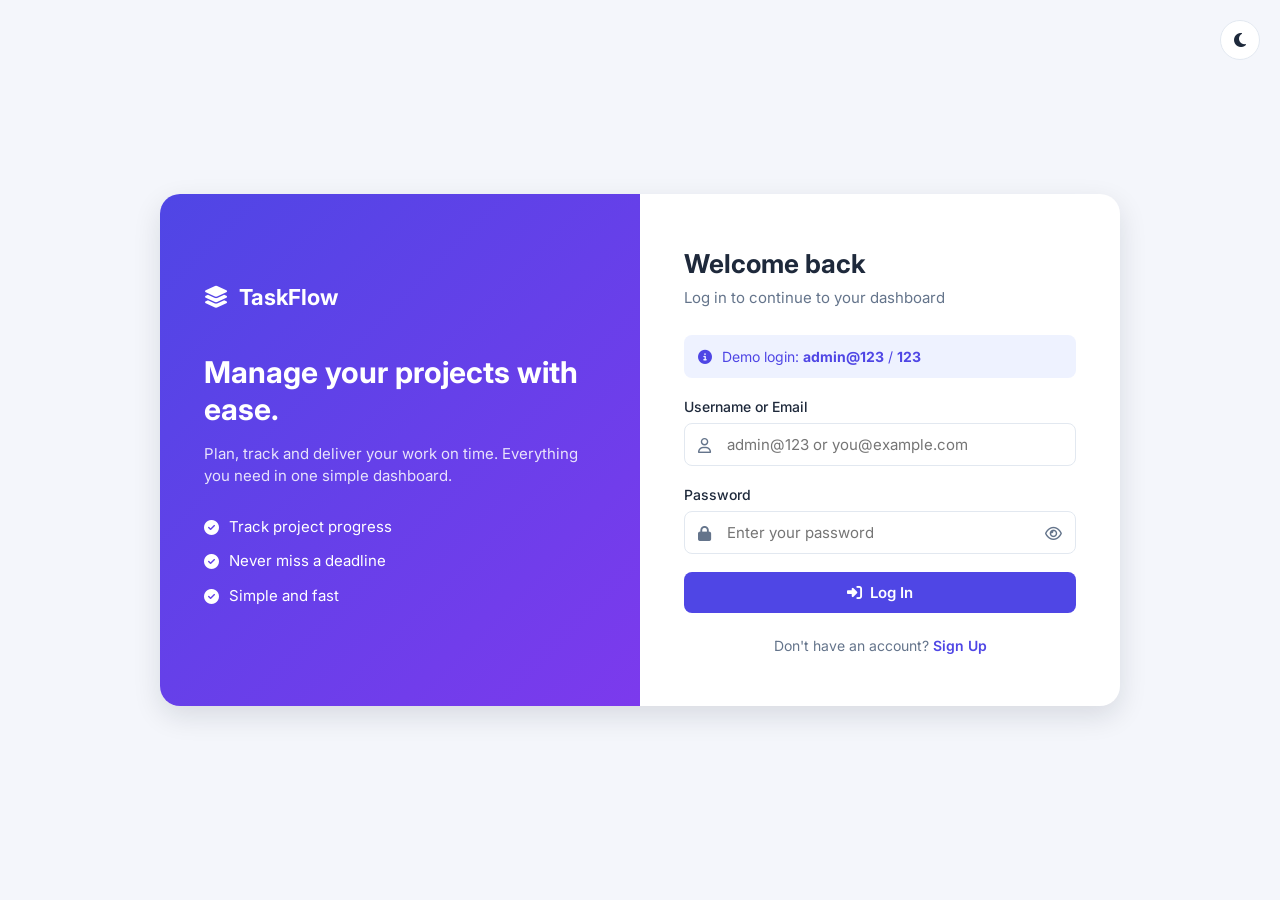
<file: index.html>
<!DOCTYPE html>
<html lang="en">
<head>
  <meta charset="UTF-8">
  <meta name="viewport" content="width=device-width, initial-scale=1.0">
  <title>Login | TaskFlow</title>

  <!-- Google Font (Inter) -->
  <link rel="preconnect" href="https://fonts.googleapis.com">
  <link href="https://fonts.googleapis.com/css2?family=Inter:wght@400;500;600;700&display=swap" rel="stylesheet">

  <!-- Font Awesome icons -->
  <link rel="stylesheet" href="https://cdnjs.cloudflare.com/ajax/libs/font-awesome/6.5.1/css/all.min.css">

  <!-- Our stylesheet -->
  <link rel="stylesheet" href="style.css">
</head>
<body class="auth-body">

  <!-- Dark / Light theme toggle button -->
  <button class="theme-toggle floating" id="themeToggle" title="Toggle theme"></button>

  <div class="auth-container">

    <!-- ===== Left side: brand / welcome panel ===== -->
    <div class="auth-brand">
      <div class="logo">
        <i class="fa-solid fa-layer-group"></i>
        <span>TaskFlow</span>
      </div>
      <h1>Manage your projects with ease.</h1>
      <p>Plan, track and deliver your work on time. Everything you need in one simple dashboard.</p>
      <ul class="brand-features">
        <li><i class="fa-solid fa-circle-check"></i> Track project progress</li>
        <li><i class="fa-solid fa-circle-check"></i> Never miss a deadline</li>
        <li><i class="fa-solid fa-circle-check"></i> Simple and fast</li>
      </ul>
    </div>

    <!-- ===== Right side: login form ===== -->
    <div class="auth-form-box">
      <h2>Welcome back</h2>
      <p class="subtitle">Log in to continue to your dashboard</p>

      <!-- Demo login details for visitors -->
      <div class="login-hint">
        <i class="fa-solid fa-circle-info"></i>
        <span>Demo login: <strong>admin@123</strong> / <strong>123</strong></span>
      </div>

      <!-- Success / error message area -->
      <div class="alert" id="formMessage"></div>

      <form id="loginForm" novalidate>

        <!-- Username or email field -->
        <div class="form-group">
          <label for="loginEmail">Username or Email</label>
          <div class="input-icon">
            <i class="fa-regular fa-user"></i>
            <input type="text" id="loginEmail" placeholder="admin@123 or you@example.com">
          </div>
          <small class="error" id="loginEmailError"></small>
        </div>

        <!-- Password field with show/hide button -->
        <div class="form-group">
          <label for="loginPassword">Password</label>
          <div class="input-icon">
            <i class="fa-solid fa-lock"></i>
            <input type="password" id="loginPassword" placeholder="Enter your password">
            <button type="button" class="toggle-password" data-target="loginPassword" title="Show password">
              <i class="fa-regular fa-eye"></i>
            </button>
          </div>
          <small class="error" id="loginPasswordError"></small>
        </div>

        <button type="submit" class="btn btn-primary btn-block">
          <i class="fa-solid fa-right-to-bracket"></i> Log In
        </button>
      </form>

      <p class="auth-switch">
        Don't have an account? <a href="signup.html">Sign Up</a>
      </p>
    </div>

  </div>

  <script src="script.js"></script>
</body>
</html>
</file>
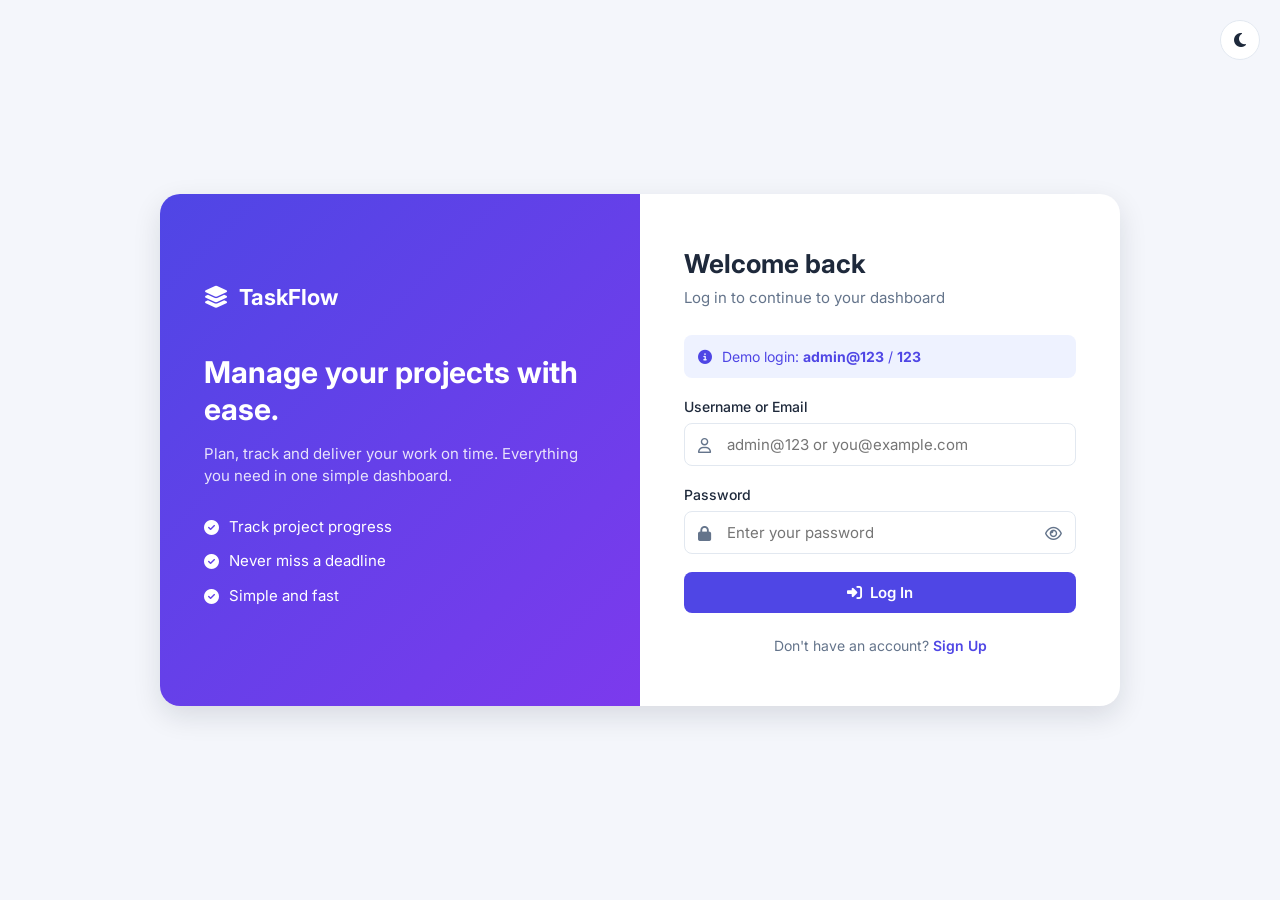
<file: about.html>
<!DOCTYPE html>
<html lang="en">
<head>
  <meta charset="UTF-8">
  <meta name="viewport" content="width=device-width, initial-scale=1.0">
  <title>About | TaskFlow</title>

  <!-- Google Font (Inter) -->
  <link rel="preconnect" href="https://fonts.googleapis.com">
  <link href="https://fonts.googleapis.com/css2?family=Inter:wght@400;500;600;700&display=swap" rel="stylesheet">

  <!-- Font Awesome icons -->
  <link rel="stylesheet" href="https://cdnjs.cloudflare.com/ajax/libs/font-awesome/6.5.1/css/all.min.css">

  <!-- Our stylesheet -->
  <link rel="stylesheet" href="style.css">
</head>
<body class="dash-body" data-page="about">

  <!-- ===================== SIDEBAR ===================== -->
  <aside class="sidebar" id="sidebar">
    <div class="sidebar-logo">
      <i class="fa-solid fa-layer-group"></i>
      <span>TaskFlow</span>
    </div>

    <nav class="sidebar-nav">
      <p class="nav-heading">Main</p>
      <a href="dashboard.html" class="nav-link"><i class="fa-solid fa-chart-pie"></i> Dashboard</a>
      <a href="dashboard.html#projects" class="nav-link"><i class="fa-solid fa-folder-open"></i> Projects</a>

      <p class="nav-heading">Account</p>
      <a href="profile.html" class="nav-link"><i class="fa-solid fa-user"></i> Profile</a>
      <a href="settings.html" class="nav-link"><i class="fa-solid fa-gear"></i> Settings</a>

      <p class="nav-heading">Info</p>
      <a href="about.html" class="nav-link active"><i class="fa-solid fa-circle-info"></i> About</a>
    </nav>

    <button class="nav-link logout-link logout-btn">
      <i class="fa-solid fa-right-from-bracket"></i> Logout
    </button>
  </aside>

  <!-- Dark background shown behind the sidebar on mobile -->
  <div class="overlay" id="overlay"></div>

  <!-- ===================== MAIN AREA ===================== -->
  <div class="main">

    <!-- ===== Top navigation bar ===== -->
    <header class="topbar">
      <button class="menu-btn" id="menuBtn" title="Open menu">
        <i class="fa-solid fa-bars"></i>
      </button>
      <h1 class="page-title">About</h1>

      <div class="topbar-right">
        <button class="theme-toggle" id="themeToggle" title="Toggle theme"></button>
        <a href="profile.html" class="profile" title="My profile">
          <div class="avatar user-avatar">U</div>
          <div class="profile-info">
            <strong class="user-name">User</strong>
            <small class="user-email">user@example.com</small>
          </div>
        </a>
        <button class="btn btn-outline btn-sm logout-btn" title="Logout">
          <i class="fa-solid fa-right-from-bracket"></i><span class="hide-mobile">Logout</span>
        </button>
      </div>
    </header>

    <main class="content">

      <!-- ===== Hero banner ===== -->
      <section class="about-hero">
        <span class="hero-badge">Version 1.0</span>
        <h2>Simple project management for everyone</h2>
        <p>TaskFlow helps you plan projects, track progress and meet deadlines, all from one clean dashboard that runs right in your browser.</p>
        <div class="hero-buttons">
          <a href="dashboard.html" class="btn btn-light"><i class="fa-solid fa-chart-pie"></i> Go to Dashboard</a>
          <a href="dashboard.html#projects" class="btn btn-ghost"><i class="fa-solid fa-folder-open"></i> View Projects</a>
        </div>
      </section>

      <!-- ===== Purpose ===== -->
      <section class="panel about-block">
        <h3 class="section-title"><i class="fa-solid fa-bullseye panel-icon"></i> Our Purpose</h3>
        <p>
          Many students, freelancers and small teams keep their projects in notes, chats or spreadsheets,
          and important deadlines get lost. TaskFlow gives them one simple place to store every project,
          see what is in progress, and know what is finished. It needs no installation, no server and
          no sign-up fees: your data is saved securely in your own browser using Local Storage.
        </p>
      </section>

      <!-- ===== Main features ===== -->
      <h3 class="section-title">Main Features</h3>
      <div class="features-grid">
        <div class="feature-card">
          <div class="stat-icon icon-blue"><i class="fa-solid fa-folder-plus"></i></div>
          <h4>Project Management</h4>
          <p>Add, view, edit and delete projects with a name, description, dates and status.</p>
        </div>
        <div class="feature-card">
          <div class="stat-icon icon-purple"><i class="fa-solid fa-chart-pie"></i></div>
          <h4>Live Dashboard</h4>
          <p>See total, in-progress, completed and pending projects at a glance.</p>
        </div>
        <div class="feature-card">
          <div class="stat-icon icon-green"><i class="fa-solid fa-magnifying-glass"></i></div>
          <h4>Search &amp; Filter</h4>
          <p>Find any project instantly by name or description and filter by status.</p>
        </div>
        <div class="feature-card">
          <div class="stat-icon icon-orange"><i class="fa-solid fa-user-shield"></i></div>
          <h4>User Accounts</h4>
          <p>Sign up, log in and keep your own private list of projects and profile details.</p>
        </div>
        <div class="feature-card">
          <div class="stat-icon icon-blue"><i class="fa-solid fa-moon"></i></div>
          <h4>Dark &amp; Light Mode</h4>
          <p>Pick the theme you like. Your choice is remembered every time you come back.</p>
        </div>
        <div class="feature-card">
          <div class="stat-icon icon-purple"><i class="fa-solid fa-mobile-screen"></i></div>
          <h4>Fully Responsive</h4>
          <p>Works smoothly on desktop, tablet and mobile screens.</p>
        </div>
      </div>

      <div class="about-two">
        <!-- ===== How it works ===== -->
        <section class="panel">
          <h3 class="section-title"><i class="fa-solid fa-route panel-icon"></i> How It Works</h3>
          <ol class="steps">
            <li><span>1</span><div><strong>Create an account</strong><p>Sign up with your name and email, or use the demo admin login.</p></div></li>
            <li><span>2</span><div><strong>Add your projects</strong><p>Enter the project details, start date and deadline.</p></div></li>
            <li><span>3</span><div><strong>Track progress</strong><p>Update each project's status and watch your dashboard change.</p></div></li>
          </ol>
        </section>

        <!-- ===== Built with ===== -->
        <section class="panel">
          <h3 class="section-title"><i class="fa-solid fa-code panel-icon"></i> Built With</h3>
          <p class="muted-text">TaskFlow is built only with core web technologies. No frameworks and no backend.</p>
          <div class="chips">
            <span class="chip"><i class="fa-brands fa-html5"></i> HTML5</span>
            <span class="chip"><i class="fa-brands fa-css3-alt"></i> CSS3</span>
            <span class="chip"><i class="fa-brands fa-js"></i> JavaScript</span>
            <span class="chip"><i class="fa-solid fa-database"></i> Local Storage</span>
            <span class="chip"><i class="fa-brands fa-font-awesome"></i> Font Awesome</span>
          </div>
        </section>
      </div>

    </main>
  </div>

  <script src="script.js"></script>
</body>
</html>
</file>
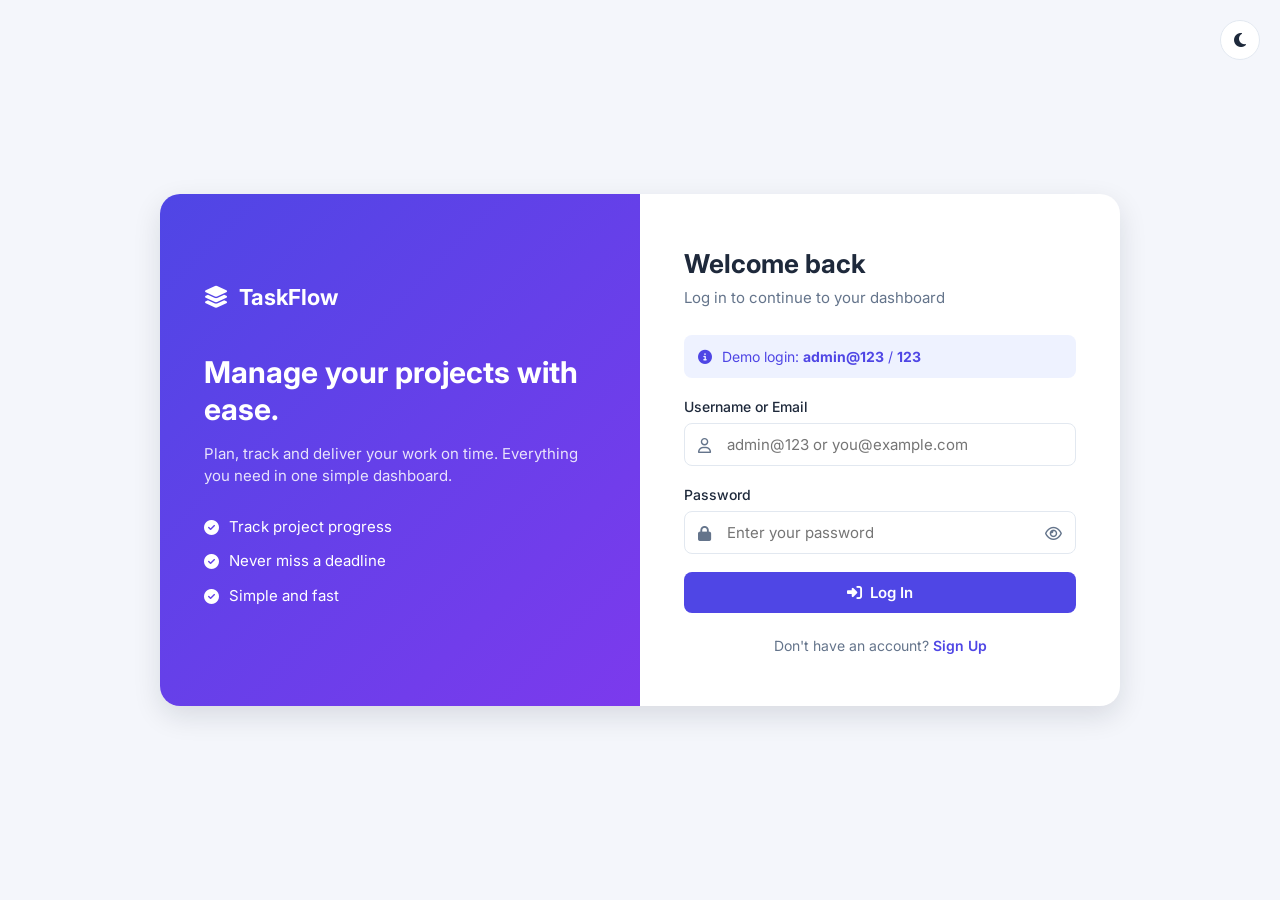
<file: dashboard.html>
<!DOCTYPE html>
<html lang="en">
<head>
  <meta charset="UTF-8">
  <meta name="viewport" content="width=device-width, initial-scale=1.0">
  <title>Dashboard | TaskFlow</title>

  <!-- Google Font (Inter) -->
  <link rel="preconnect" href="https://fonts.googleapis.com">
  <link href="https://fonts.googleapis.com/css2?family=Inter:wght@400;500;600;700&display=swap" rel="stylesheet">

  <!-- Font Awesome icons -->
  <link rel="stylesheet" href="https://cdnjs.cloudflare.com/ajax/libs/font-awesome/6.5.1/css/all.min.css">

  <!-- Our stylesheet -->
  <link rel="stylesheet" href="style.css">
</head>
<!-- data-page tells script.js which page this is (and that login is required) -->
<body class="dash-body" data-page="dashboard">

  <!-- ===================== SIDEBAR ===================== -->
  <aside class="sidebar" id="sidebar">
    <div class="sidebar-logo">
      <i class="fa-solid fa-layer-group"></i>
      <span>TaskFlow</span>
    </div>

    <nav class="sidebar-nav">
      <p class="nav-heading">Main</p>
      <!-- data-section is used to switch sections on this page -->
      <a href="dashboard.html" class="nav-link active" data-section="dashboardSection">
        <i class="fa-solid fa-chart-pie"></i> Dashboard
      </a>
      <a href="dashboard.html#projects" class="nav-link" data-section="projectsSection">
        <i class="fa-solid fa-folder-open"></i> Projects
      </a>

      <p class="nav-heading">Account</p>
      <a href="profile.html" class="nav-link"><i class="fa-solid fa-user"></i> Profile</a>
      <a href="settings.html" class="nav-link"><i class="fa-solid fa-gear"></i> Settings</a>

      <p class="nav-heading">Info</p>
      <a href="about.html" class="nav-link"><i class="fa-solid fa-circle-info"></i> About</a>
    </nav>

    <button class="nav-link logout-link logout-btn">
      <i class="fa-solid fa-right-from-bracket"></i> Logout
    </button>
  </aside>

  <!-- Dark background shown behind the sidebar on mobile -->
  <div class="overlay" id="overlay"></div>

  <!-- ===================== MAIN AREA ===================== -->
  <div class="main">

    <!-- ===== Top navigation bar ===== -->
    <header class="topbar">
      <button class="menu-btn" id="menuBtn" title="Open menu">
        <i class="fa-solid fa-bars"></i>
      </button>
      <h1 class="page-title" id="pageTitle">Dashboard</h1>

      <div class="topbar-right">
        <button class="theme-toggle" id="themeToggle" title="Toggle theme"></button>

        <!-- User profile (click to open the Profile page) -->
        <a href="profile.html" class="profile" title="My profile">
          <div class="avatar user-avatar">U</div>
          <div class="profile-info">
            <strong class="user-name">User</strong>
            <small class="user-email">user@example.com</small>
          </div>
        </a>

        <button class="btn btn-outline btn-sm logout-btn" title="Logout">
          <i class="fa-solid fa-right-from-bracket"></i><span class="hide-mobile">Logout</span>
        </button>
      </div>
    </header>

    <main class="content">

      <!-- ===================== DASHBOARD SECTION ===================== -->
      <section class="section active" id="dashboardSection">

        <!-- Welcome banner -->
        <div class="welcome">
          <div>
            <h2>Hello, <span id="welcomeName">User</span> 👋</h2>
            <p>Here is an overview of your projects today.</p>
          </div>
          <button class="btn btn-light" onclick="openAddModal()">
            <i class="fa-solid fa-plus"></i> Add Project
          </button>
        </div>

        <!-- Statistic cards -->
        <div class="stats-grid">
          <div class="stat-card">
            <div class="stat-icon icon-blue"><i class="fa-solid fa-folder"></i></div>
            <div>
              <p>Total Projects</p>
              <h3 id="totalCount">0</h3>
            </div>
          </div>
          <div class="stat-card">
            <div class="stat-icon icon-purple"><i class="fa-solid fa-spinner"></i></div>
            <div>
              <p>In Progress</p>
              <h3 id="progressCount">0</h3>
            </div>
          </div>
          <div class="stat-card">
            <div class="stat-icon icon-green"><i class="fa-solid fa-circle-check"></i></div>
            <div>
              <p>Completed</p>
              <h3 id="completedCount">0</h3>
            </div>
          </div>
          <div class="stat-card">
            <div class="stat-icon icon-orange"><i class="fa-solid fa-hourglass-half"></i></div>
            <div>
              <p>Pending Tasks</p>
              <h3 id="pendingCount">0</h3>
            </div>
          </div>
        </div>

        <!-- Recent projects table -->
        <div class="panel">
          <div class="panel-header">
            <h3>Recent Projects</h3>
            <a href="#" id="viewAllLink">View all <i class="fa-solid fa-arrow-right"></i></a>
          </div>

          <div class="table-wrap">
            <table class="table">
              <thead>
                <tr>
                  <th>Project</th>
                  <th>Start Date</th>
                  <th>Deadline</th>
                  <th>Status</th>
                </tr>
              </thead>
              <tbody id="recentTable">
                <!-- Rows are added by script.js -->
              </tbody>
            </table>
          </div>

          <!-- Shown when there are no projects -->
          <div class="empty-state" id="recentEmpty">
            <i class="fa-regular fa-folder-open"></i>
            <h4>No projects yet</h4>
            <p>Click "Add Project" to create your first project.</p>
          </div>
        </div>
      </section>

      <!-- ===================== PROJECTS SECTION ===================== -->
      <section class="section" id="projectsSection">

        <!-- Search, filter and add button -->
        <div class="toolbar">
          <div class="search-box">
            <i class="fa-solid fa-magnifying-glass"></i>
            <input type="text" id="searchInput" placeholder="Search projects...">
          </div>
          <select id="statusFilter">
            <option value="All">All Status</option>
            <option value="Pending">Pending</option>
            <option value="In Progress">In Progress</option>
            <option value="Completed">Completed</option>
          </select>
          <button class="btn btn-primary" onclick="openAddModal()">
            <i class="fa-solid fa-plus"></i> Add Project
          </button>
        </div>

        <!-- Project cards are added here by script.js -->
        <div class="projects-grid" id="projectsGrid"></div>

        <!-- Shown when no projects match -->
        <div class="empty-state" id="projectsEmpty">
          <i class="fa-regular fa-folder-open"></i>
          <h4 id="emptyTitle">No projects available</h4>
          <p id="emptyText">Create a new project to get started.</p>
        </div>
      </section>

    </main>
  </div>

  <!-- ===================== ADD / EDIT PROJECT MODAL ===================== -->
  <div class="modal" id="projectModal">
    <div class="modal-box">
      <div class="modal-header">
        <h3 id="modalTitle">Add Project</h3>
        <button class="close-btn" onclick="closeModal('projectModal')">&times;</button>
      </div>

      <form id="projectForm" novalidate>
        <!-- Hidden field: empty when adding, holds the id when editing -->
        <input type="hidden" id="projectId">

        <div class="form-group">
          <label for="projectName">Project Name</label>
          <input type="text" id="projectName" placeholder="e.g. Website Redesign">
          <small class="error" id="projectNameError"></small>
        </div>

        <div class="form-group">
          <label for="projectDesc">Description</label>
          <textarea id="projectDesc" rows="3" placeholder="Short description of the project"></textarea>
          <small class="error" id="projectDescError"></small>
        </div>

        <div class="form-row">
          <div class="form-group">
            <label for="projectStart">Start Date</label>
            <input type="date" id="projectStart">
            <small class="error" id="projectStartError"></small>
          </div>
          <div class="form-group">
            <label for="projectDeadline">Deadline</label>
            <input type="date" id="projectDeadline">
            <small class="error" id="projectDeadlineError"></small>
          </div>
        </div>

        <div class="form-group">
          <label for="projectStatus">Status</label>
          <select id="projectStatus">
            <option value="Pending">Pending</option>
            <option value="In Progress">In Progress</option>
            <option value="Completed">Completed</option>
          </select>
        </div>

        <div class="modal-footer">
          <button type="button" class="btn btn-outline" onclick="closeModal('projectModal')">Cancel</button>
          <button type="submit" class="btn btn-primary">
            <i class="fa-solid fa-floppy-disk"></i> Save Project
          </button>
        </div>
      </form>
    </div>
  </div>

  <!-- ===================== VIEW PROJECT MODAL ===================== -->
  <div class="modal" id="viewModal">
    <div class="modal-box">
      <div class="modal-header">
        <h3>Project Details</h3>
        <button class="close-btn" onclick="closeModal('viewModal')">&times;</button>
      </div>
      <!-- Details are filled in by script.js -->
      <div id="viewContent"></div>
      <div class="modal-footer">
        <button type="button" class="btn btn-outline" onclick="closeModal('viewModal')">Close</button>
      </div>
    </div>
  </div>

  <!-- Small popup message (toast) -->
  <div class="toast" id="toast"></div>

  <script src="script.js"></script>
</body>
</html>
</file>
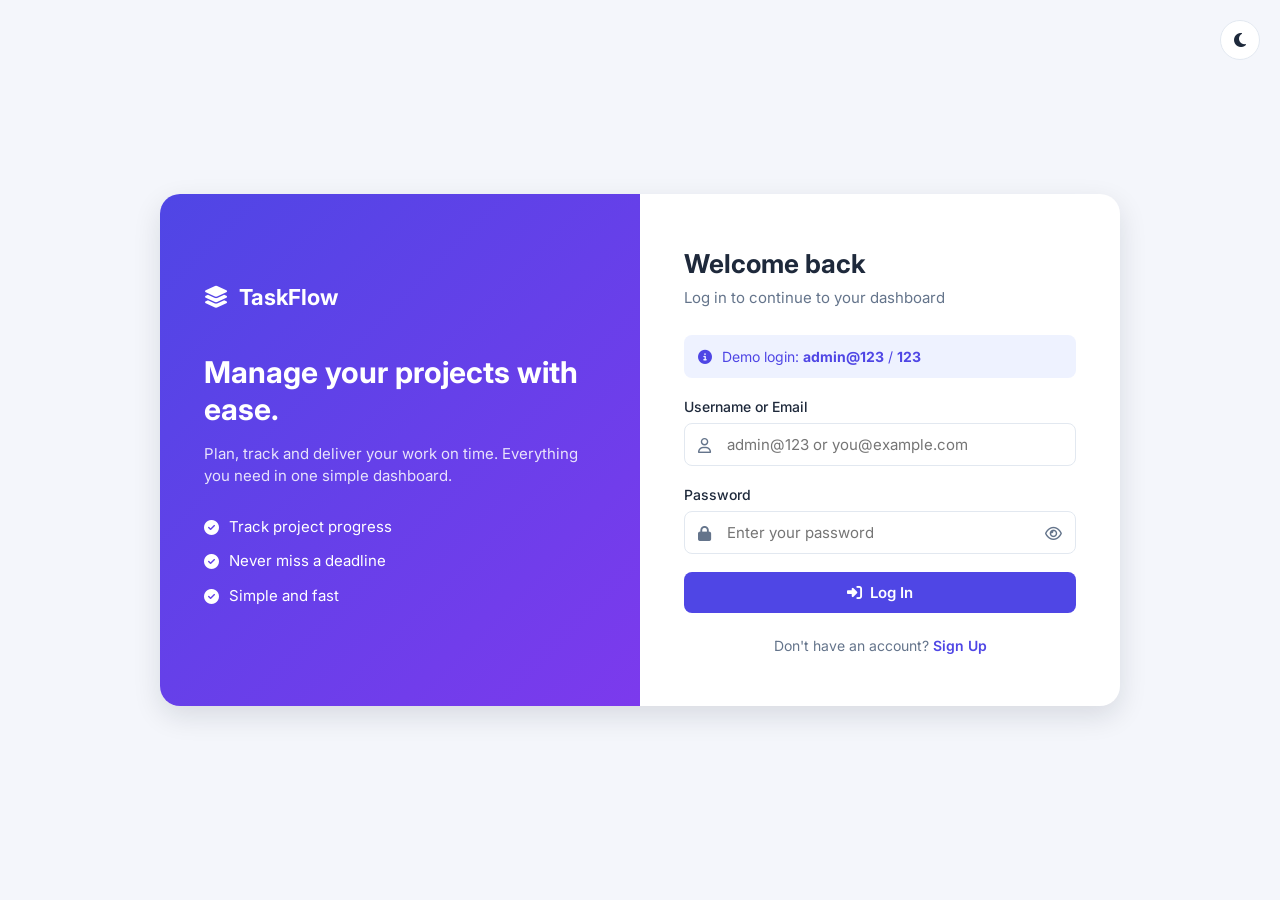
<file: profile.html>
<!DOCTYPE html>
<html lang="en">
<head>
  <meta charset="UTF-8">
  <meta name="viewport" content="width=device-width, initial-scale=1.0">
  <title>My Profile | TaskFlow</title>

  <!-- Google Font (Inter) -->
  <link rel="preconnect" href="https://fonts.googleapis.com">
  <link href="https://fonts.googleapis.com/css2?family=Inter:wght@400;500;600;700&display=swap" rel="stylesheet">

  <!-- Font Awesome icons -->
  <link rel="stylesheet" href="https://cdnjs.cloudflare.com/ajax/libs/font-awesome/6.5.1/css/all.min.css">

  <!-- Our stylesheet -->
  <link rel="stylesheet" href="style.css">
</head>
<body class="dash-body" data-page="profile">

  <!-- ===================== SIDEBAR ===================== -->
  <aside class="sidebar" id="sidebar">
    <div class="sidebar-logo">
      <i class="fa-solid fa-layer-group"></i>
      <span>TaskFlow</span>
    </div>

    <nav class="sidebar-nav">
      <p class="nav-heading">Main</p>
      <a href="dashboard.html" class="nav-link"><i class="fa-solid fa-chart-pie"></i> Dashboard</a>
      <a href="dashboard.html#projects" class="nav-link"><i class="fa-solid fa-folder-open"></i> Projects</a>

      <p class="nav-heading">Account</p>
      <a href="profile.html" class="nav-link active"><i class="fa-solid fa-user"></i> Profile</a>
      <a href="settings.html" class="nav-link"><i class="fa-solid fa-gear"></i> Settings</a>

      <p class="nav-heading">Info</p>
      <a href="about.html" class="nav-link"><i class="fa-solid fa-circle-info"></i> About</a>
    </nav>

    <button class="nav-link logout-link logout-btn">
      <i class="fa-solid fa-right-from-bracket"></i> Logout
    </button>
  </aside>

  <!-- Dark background shown behind the sidebar on mobile -->
  <div class="overlay" id="overlay"></div>

  <!-- ===================== MAIN AREA ===================== -->
  <div class="main">

    <!-- ===== Top navigation bar ===== -->
    <header class="topbar">
      <button class="menu-btn" id="menuBtn" title="Open menu">
        <i class="fa-solid fa-bars"></i>
      </button>
      <h1 class="page-title">My Profile</h1>

      <div class="topbar-right">
        <button class="theme-toggle" id="themeToggle" title="Toggle theme"></button>
        <a href="profile.html" class="profile" title="My profile">
          <div class="avatar user-avatar">U</div>
          <div class="profile-info">
            <strong class="user-name">User</strong>
            <small class="user-email">user@example.com</small>
          </div>
        </a>
        <button class="btn btn-outline btn-sm logout-btn" title="Logout">
          <i class="fa-solid fa-right-from-bracket"></i><span class="hide-mobile">Logout</span>
        </button>
      </div>
    </header>

    <main class="content">

      <!-- ===== Profile header card ===== -->
      <section class="profile-card">
        <div class="profile-cover"></div>
        <div class="profile-main">
          <div class="profile-avatar" id="profileAvatar">U</div>
          <div class="profile-details">
            <h2 id="profileName">User</h2>
            <p><span id="profileRole">Team Member</span> &middot; <span id="profileEmail">user@example.com</span></p>
          </div>
          <div class="profile-actions">
            <button class="btn btn-primary" id="editProfileBtn">
              <i class="fa-solid fa-pen"></i> Edit Profile
            </button>
            <button class="btn btn-outline" id="changePasswordBtn">
              <i class="fa-solid fa-key"></i> Change Password
            </button>
          </div>
        </div>
      </section>

      <div class="profile-grid">

        <!-- ===== Personal information ===== -->
        <div class="panel">
          <div class="panel-header">
            <h3>Personal Information</h3>
          </div>
          <div class="info-grid">
            <div class="info-item">
              <span>Full Name</span>
              <p id="infoName">-</p>
            </div>
            <div class="info-item">
              <span>Email / Username</span>
              <p id="infoEmail">-</p>
            </div>
            <div class="info-item">
              <span>Phone</span>
              <p id="infoPhone">-</p>
            </div>
            <div class="info-item">
              <span>Job Title</span>
              <p id="infoRole">-</p>
            </div>
            <div class="info-item">
              <span>Location</span>
              <p id="infoLocation">-</p>
            </div>
            <div class="info-item">
              <span>Member Since</span>
              <p id="infoJoined">-</p>
            </div>
            <div class="info-item full">
              <span>About Me</span>
              <p id="infoBio">-</p>
            </div>
          </div>
        </div>

        <!-- ===== Project activity ===== -->
        <div class="panel">
          <div class="panel-header">
            <h3>My Activity</h3>
          </div>
          <ul class="mini-stats">
            <li><span><i class="fa-solid fa-folder icon-text-blue"></i> Total Projects</span><strong id="profileTotal">0</strong></li>
            <li><span><i class="fa-solid fa-spinner icon-text-purple"></i> In Progress</span><strong id="profileProgress">0</strong></li>
            <li><span><i class="fa-solid fa-circle-check icon-text-green"></i> Completed</span><strong id="profileCompleted">0</strong></li>
            <li><span><i class="fa-solid fa-hourglass-half icon-text-orange"></i> Pending</span><strong id="profilePending">0</strong></li>
          </ul>
          <a href="dashboard.html#projects" class="btn btn-outline btn-block">
            <i class="fa-solid fa-folder-open"></i> View My Projects
          </a>
        </div>
      </div>

    </main>
  </div>

  <!-- ===================== EDIT PROFILE MODAL ===================== -->
  <div class="modal" id="profileModal">
    <div class="modal-box">
      <div class="modal-header">
        <h3>Edit Profile</h3>
        <button class="close-btn" onclick="closeModal('profileModal')">&times;</button>
      </div>

      <form id="profileForm" novalidate>
        <div class="form-row">
          <div class="form-group">
            <label for="editName">Full Name</label>
            <input type="text" id="editName">
            <small class="error" id="editNameError"></small>
          </div>
          <div class="form-group">
            <label for="editEmail">Email</label>
            <input type="text" id="editEmail">
            <small class="error" id="editEmailError"></small>
          </div>
        </div>

        <div class="form-row">
          <div class="form-group">
            <label for="editPhone">Phone</label>
            <input type="text" id="editPhone" placeholder="+91 98765 43210">
            <small class="error" id="editPhoneError"></small>
          </div>
          <div class="form-group">
            <label for="editRole">Job Title</label>
            <input type="text" id="editRole" placeholder="e.g. Frontend Developer">
          </div>
        </div>

        <div class="form-group">
          <label for="editLocation">Location</label>
          <input type="text" id="editLocation" placeholder="e.g. Chennai, India">
        </div>

        <div class="form-group">
          <label for="editBio">About Me</label>
          <textarea id="editBio" rows="3" placeholder="A few words about yourself"></textarea>
        </div>

        <div class="modal-footer">
          <button type="button" class="btn btn-outline" onclick="closeModal('profileModal')">Cancel</button>
          <button type="submit" class="btn btn-primary">
            <i class="fa-solid fa-floppy-disk"></i> Save Changes
          </button>
        </div>
      </form>
    </div>
  </div>

  <!-- ===================== CHANGE PASSWORD MODAL ===================== -->
  <div class="modal" id="passwordModal">
    <div class="modal-box">
      <div class="modal-header">
        <h3>Change Password</h3>
        <button class="close-btn" onclick="closeModal('passwordModal')">&times;</button>
      </div>

      <!-- The same form id is used on the Settings page, so one JS function handles both -->
      <form id="passwordForm" novalidate>
        <div class="form-group">
          <label for="currentPassword">Current Password</label>
          <div class="input-icon">
            <i class="fa-solid fa-lock"></i>
            <input type="password" id="currentPassword" placeholder="Enter current password">
            <button type="button" class="toggle-password" data-target="currentPassword" title="Show password">
              <i class="fa-regular fa-eye"></i>
            </button>
          </div>
          <small class="error" id="currentPasswordError"></small>
        </div>

        <div class="form-group">
          <label for="newPassword">New Password</label>
          <div class="input-icon">
            <i class="fa-solid fa-key"></i>
            <input type="password" id="newPassword" placeholder="At least 6 characters">
            <button type="button" class="toggle-password" data-target="newPassword" title="Show password">
              <i class="fa-regular fa-eye"></i>
            </button>
          </div>
          <small class="error" id="newPasswordError"></small>
        </div>

        <div class="form-group">
          <label for="confirmNewPassword">Confirm New Password</label>
          <div class="input-icon">
            <i class="fa-solid fa-key"></i>
            <input type="password" id="confirmNewPassword" placeholder="Re-enter new password">
            <button type="button" class="toggle-password" data-target="confirmNewPassword" title="Show password">
              <i class="fa-regular fa-eye"></i>
            </button>
          </div>
          <small class="error" id="confirmNewPasswordError"></small>
        </div>

        <div class="modal-footer">
          <button type="button" class="btn btn-outline" onclick="closeModal('passwordModal')">Cancel</button>
          <button type="submit" class="btn btn-primary">
            <i class="fa-solid fa-check"></i> Update Password
          </button>
        </div>
      </form>
    </div>
  </div>

  <!-- Small popup message (toast) -->
  <div class="toast" id="toast"></div>

  <script src="script.js"></script>
</body>
</html>
</file>
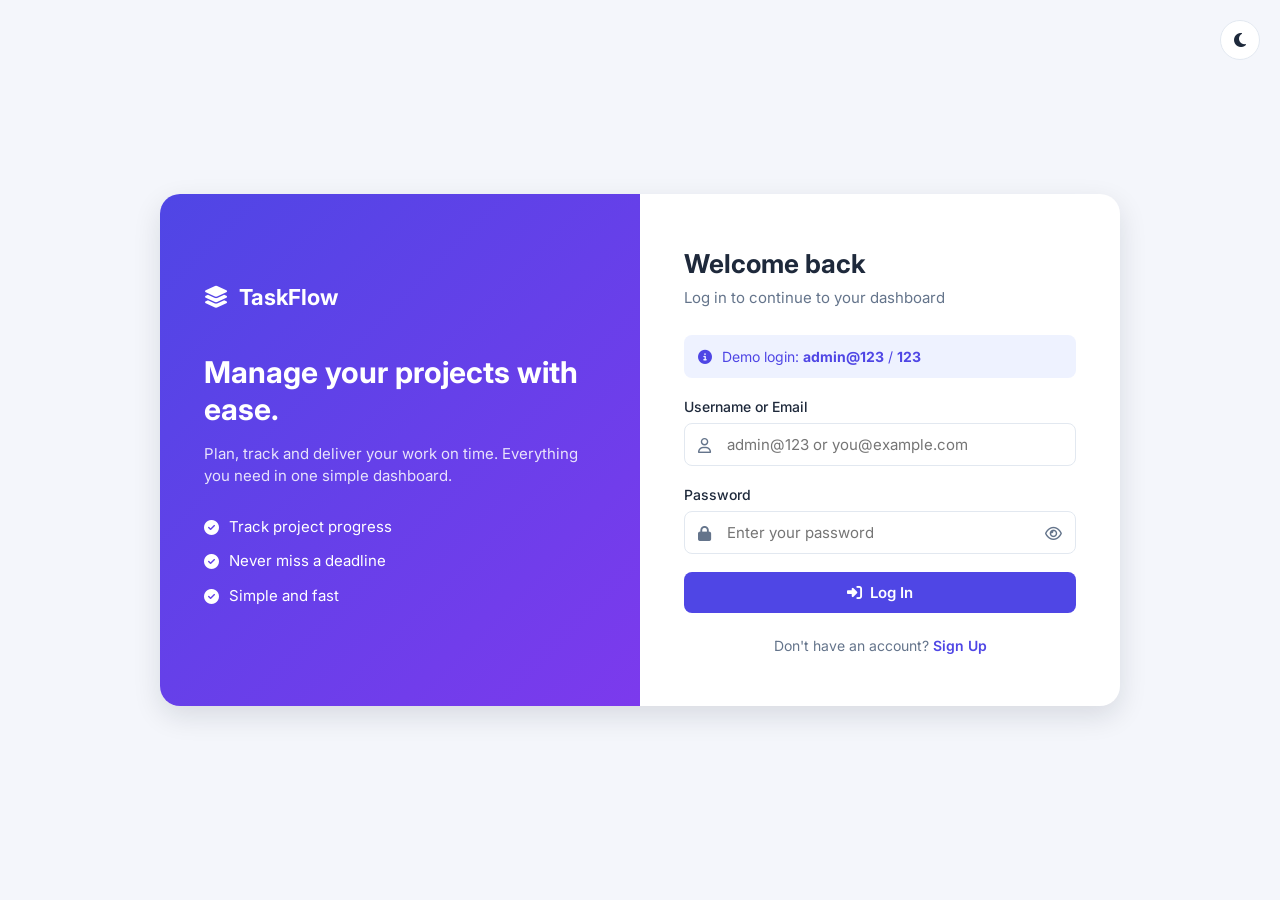
<file: settings.html>
<!DOCTYPE html>
<html lang="en">
<head>
  <meta charset="UTF-8">
  <meta name="viewport" content="width=device-width, initial-scale=1.0">
  <title>Settings | TaskFlow</title>

  <!-- Google Font (Inter) -->
  <link rel="preconnect" href="https://fonts.googleapis.com">
  <link href="https://fonts.googleapis.com/css2?family=Inter:wght@400;500;600;700&display=swap" rel="stylesheet">

  <!-- Font Awesome icons -->
  <link rel="stylesheet" href="https://cdnjs.cloudflare.com/ajax/libs/font-awesome/6.5.1/css/all.min.css">

  <!-- Our stylesheet -->
  <link rel="stylesheet" href="style.css">
</head>
<body class="dash-body" data-page="settings">

  <!-- ===================== SIDEBAR ===================== -->
  <aside class="sidebar" id="sidebar">
    <div class="sidebar-logo">
      <i class="fa-solid fa-layer-group"></i>
      <span>TaskFlow</span>
    </div>

    <nav class="sidebar-nav">
      <p class="nav-heading">Main</p>
      <a href="dashboard.html" class="nav-link"><i class="fa-solid fa-chart-pie"></i> Dashboard</a>
      <a href="dashboard.html#projects" class="nav-link"><i class="fa-solid fa-folder-open"></i> Projects</a>

      <p class="nav-heading">Account</p>
      <a href="profile.html" class="nav-link"><i class="fa-solid fa-user"></i> Profile</a>
      <a href="settings.html" class="nav-link active"><i class="fa-solid fa-gear"></i> Settings</a>

      <p class="nav-heading">Info</p>
      <a href="about.html" class="nav-link"><i class="fa-solid fa-circle-info"></i> About</a>
    </nav>

    <button class="nav-link logout-link logout-btn">
      <i class="fa-solid fa-right-from-bracket"></i> Logout
    </button>
  </aside>

  <!-- Dark background shown behind the sidebar on mobile -->
  <div class="overlay" id="overlay"></div>

  <!-- ===================== MAIN AREA ===================== -->
  <div class="main">

    <!-- ===== Top navigation bar ===== -->
    <header class="topbar">
      <button class="menu-btn" id="menuBtn" title="Open menu">
        <i class="fa-solid fa-bars"></i>
      </button>
      <h1 class="page-title">Settings</h1>

      <div class="topbar-right">
        <button class="theme-toggle" id="themeToggle" title="Toggle theme"></button>
        <a href="profile.html" class="profile" title="My profile">
          <div class="avatar user-avatar">U</div>
          <div class="profile-info">
            <strong class="user-name">User</strong>
            <small class="user-email">user@example.com</small>
          </div>
        </a>
        <button class="btn btn-outline btn-sm logout-btn" title="Logout">
          <i class="fa-solid fa-right-from-bracket"></i><span class="hide-mobile">Logout</span>
        </button>
      </div>
    </header>

    <main class="content">
      <div class="settings-grid">

        <!-- ===== Account settings ===== -->
        <div class="panel">
          <div class="panel-header">
            <h3><i class="fa-solid fa-user-gear panel-icon"></i> Account Settings</h3>
          </div>
          <div class="setting-row">
            <div>
              <strong>Full Name</strong>
              <p id="settingsName">-</p>
            </div>
          </div>
          <div class="setting-row">
            <div>
              <strong>Email / Username</strong>
              <p id="settingsEmail">-</p>
            </div>
          </div>
          <div class="setting-row">
            <div>
              <strong>Member Since</strong>
              <p id="settingsJoined">-</p>
            </div>
            <!-- ?edit=1 makes the Profile page open the edit form automatically -->
            <a href="profile.html?edit=1" class="btn btn-outline btn-sm">
              <i class="fa-solid fa-pen"></i> Edit Profile
            </a>
          </div>
        </div>

        <!-- ===== Password settings ===== -->
        <div class="panel">
          <div class="panel-header">
            <h3><i class="fa-solid fa-shield-halved panel-icon"></i> Password Settings</h3>
          </div>

          <!-- Same form id as on the Profile page, so one JS function handles both -->
          <form id="passwordForm" novalidate>
            <div class="form-group">
              <label for="currentPassword">Current Password</label>
              <div class="input-icon">
                <i class="fa-solid fa-lock"></i>
                <input type="password" id="currentPassword" placeholder="Enter current password">
                <button type="button" class="toggle-password" data-target="currentPassword" title="Show password">
                  <i class="fa-regular fa-eye"></i>
                </button>
              </div>
              <small class="error" id="currentPasswordError"></small>
            </div>

            <div class="form-group">
              <label for="newPassword">New Password</label>
              <div class="input-icon">
                <i class="fa-solid fa-key"></i>
                <input type="password" id="newPassword" placeholder="At least 6 characters">
                <button type="button" class="toggle-password" data-target="newPassword" title="Show password">
                  <i class="fa-regular fa-eye"></i>
                </button>
              </div>
              <small class="error" id="newPasswordError"></small>
            </div>

            <div class="form-group">
              <label for="confirmNewPassword">Confirm New Password</label>
              <div class="input-icon">
                <i class="fa-solid fa-key"></i>
                <input type="password" id="confirmNewPassword" placeholder="Re-enter new password">
                <button type="button" class="toggle-password" data-target="confirmNewPassword" title="Show password">
                  <i class="fa-regular fa-eye"></i>
                </button>
              </div>
              <small class="error" id="confirmNewPasswordError"></small>
            </div>

            <button type="submit" class="btn btn-primary">
              <i class="fa-solid fa-check"></i> Update Password
            </button>
          </form>
        </div>

        <!-- ===== Appearance settings ===== -->
        <div class="panel">
          <div class="panel-header">
            <h3><i class="fa-solid fa-palette panel-icon"></i> Appearance</h3>
          </div>

          <div class="setting-row">
            <div>
              <strong>Dark Mode</strong>
              <p>Switch between light and dark theme.</p>
            </div>
            <!-- Toggle switch (a styled checkbox) -->
            <label class="switch">
              <input type="checkbox" id="darkModeSwitch">
              <span class="slider"></span>
            </label>
          </div>

          <div class="setting-row">
            <div>
              <strong>Recent Projects</strong>
              <p>How many projects to show on the dashboard.</p>
            </div>
            <select id="recentCountSelect" class="small-select">
              <option value="3">3 projects</option>
              <option value="5">5 projects</option>
              <option value="10">10 projects</option>
            </select>
          </div>
        </div>

        <!-- ===== Session and data ===== -->
        <div class="panel">
          <div class="panel-header">
            <h3><i class="fa-solid fa-database panel-icon"></i> Session &amp; Data</h3>
          </div>

          <div class="setting-row">
            <div>
              <strong>Delete All My Projects</strong>
              <p>Permanently remove every project in your account.</p>
            </div>
            <button class="btn btn-danger btn-sm" id="clearProjectsBtn">
              <i class="fa-regular fa-trash-can"></i> Delete
            </button>
          </div>

          <div class="setting-row">
            <div>
              <strong>Logout</strong>
              <p>Sign out of your account on this browser.</p>
            </div>
            <button class="btn btn-outline btn-sm logout-btn">
              <i class="fa-solid fa-right-from-bracket"></i> Logout
            </button>
          </div>
        </div>

      </div>
    </main>
  </div>

  <!-- Small popup message (toast) -->
  <div class="toast" id="toast"></div>

  <script src="script.js"></script>
</body>
</html>
</file>
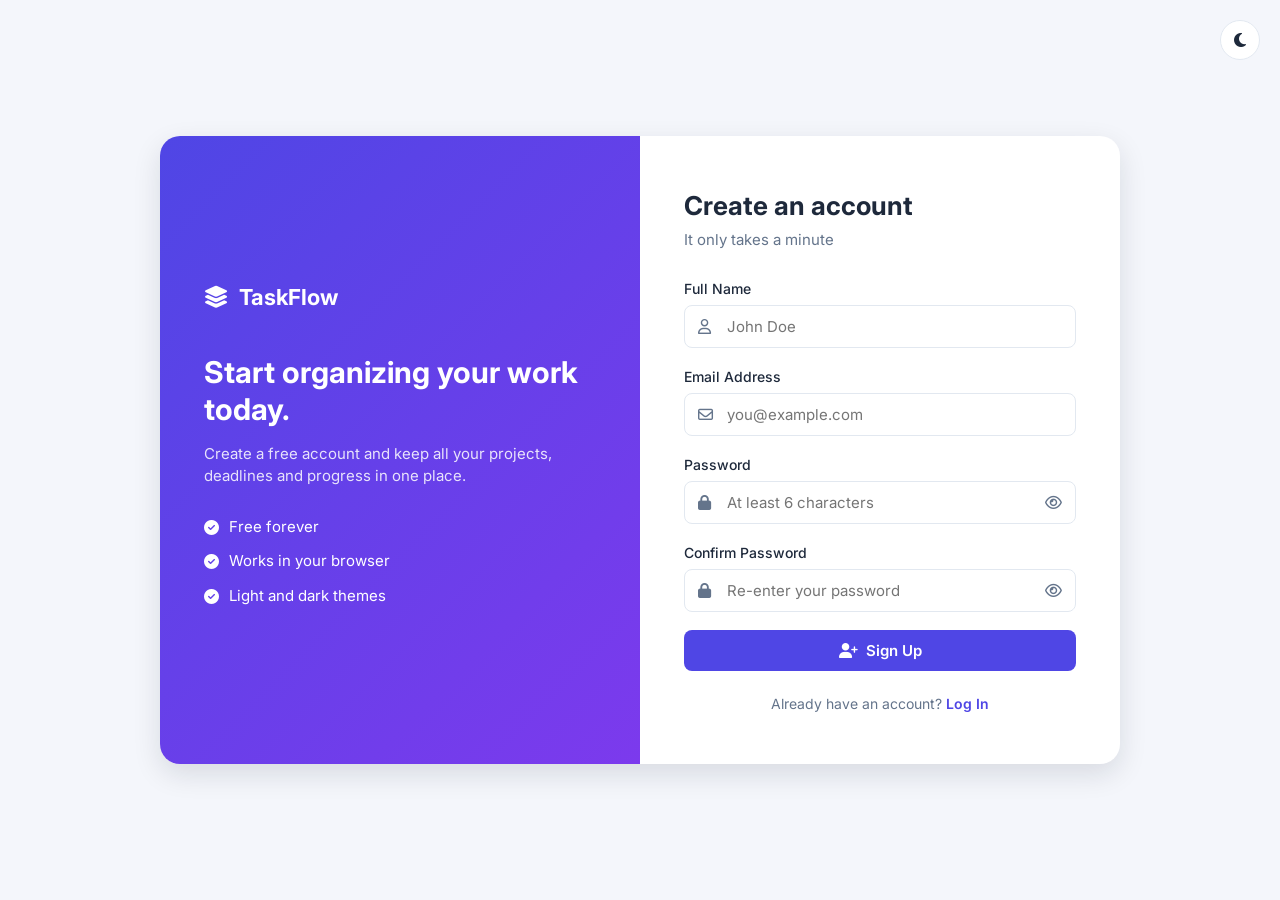
<file: signup.html>
<!DOCTYPE html>
<html lang="en">
<head>
  <meta charset="UTF-8">
  <meta name="viewport" content="width=device-width, initial-scale=1.0">
  <title>Sign Up | TaskFlow</title>

  <!-- Google Font (Inter) -->
  <link rel="preconnect" href="https://fonts.googleapis.com">
  <link href="https://fonts.googleapis.com/css2?family=Inter:wght@400;500;600;700&display=swap" rel="stylesheet">

  <!-- Font Awesome icons -->
  <link rel="stylesheet" href="https://cdnjs.cloudflare.com/ajax/libs/font-awesome/6.5.1/css/all.min.css">

  <!-- Our stylesheet -->
  <link rel="stylesheet" href="style.css">
</head>
<body class="auth-body">

  <!-- Dark / Light theme toggle button -->
  <button class="theme-toggle floating" id="themeToggle" title="Toggle theme"></button>

  <div class="auth-container">

    <!-- ===== Left side: brand / welcome panel ===== -->
    <div class="auth-brand">
      <div class="logo">
        <i class="fa-solid fa-layer-group"></i>
        <span>TaskFlow</span>
      </div>
      <h1>Start organizing your work today.</h1>
      <p>Create a free account and keep all your projects, deadlines and progress in one place.</p>
      <ul class="brand-features">
        <li><i class="fa-solid fa-circle-check"></i> Free forever</li>
        <li><i class="fa-solid fa-circle-check"></i> Works in your browser</li>
        <li><i class="fa-solid fa-circle-check"></i> Light and dark themes</li>
      </ul>
    </div>

    <!-- ===== Right side: sign-up form ===== -->
    <div class="auth-form-box">
      <h2>Create an account</h2>
      <p class="subtitle">It only takes a minute</p>

      <!-- Success / error message area -->
      <div class="alert" id="formMessage"></div>

      <form id="signupForm" novalidate>

        <!-- Full name -->
        <div class="form-group">
          <label for="signupName">Full Name</label>
          <div class="input-icon">
            <i class="fa-regular fa-user"></i>
            <input type="text" id="signupName" placeholder="John Doe">
          </div>
          <small class="error" id="signupNameError"></small>
        </div>

        <!-- Email -->
        <div class="form-group">
          <label for="signupEmail">Email Address</label>
          <div class="input-icon">
            <i class="fa-regular fa-envelope"></i>
            <input type="email" id="signupEmail" placeholder="you@example.com">
          </div>
          <small class="error" id="signupEmailError"></small>
        </div>

        <!-- Password -->
        <div class="form-group">
          <label for="signupPassword">Password</label>
          <div class="input-icon">
            <i class="fa-solid fa-lock"></i>
            <input type="password" id="signupPassword" placeholder="At least 6 characters">
            <button type="button" class="toggle-password" data-target="signupPassword" title="Show password">
              <i class="fa-regular fa-eye"></i>
            </button>
          </div>
          <small class="error" id="signupPasswordError"></small>
        </div>

        <!-- Confirm password -->
        <div class="form-group">
          <label for="signupConfirm">Confirm Password</label>
          <div class="input-icon">
            <i class="fa-solid fa-lock"></i>
            <input type="password" id="signupConfirm" placeholder="Re-enter your password">
            <button type="button" class="toggle-password" data-target="signupConfirm" title="Show password">
              <i class="fa-regular fa-eye"></i>
            </button>
          </div>
          <small class="error" id="signupConfirmError"></small>
        </div>

        <button type="submit" class="btn btn-primary btn-block">
          <i class="fa-solid fa-user-plus"></i> Sign Up
        </button>
      </form>

      <p class="auth-switch">
        Already have an account? <a href="index.html">Log In</a>
      </p>
    </div>

  </div>

  <script src="script.js"></script>
</body>
</html>
</file>
<file: style.css>
/* =========================================================
   TaskFlow - Project Management Tool
   style.css : one stylesheet shared by every page
   (login, sign-up, dashboard, profile, settings, about)
   ========================================================= */

/* ---------- 1. Color variables (light theme) ---------- */
:root {
  --primary: #4f46e5;
  --primary-dark: #4338ca;
  --primary-light: #eef2ff;
  --bg: #f4f6fb;
  --card: #ffffff;
  --text: #1e293b;
  --muted: #64748b;
  --border: #e2e8f0;
  --input-bg: #ffffff;
  --danger: #ef4444;
  --success: #10b981;
  --warning: #f59e0b;
  --info: #3b82f6;
  --shadow: 0 4px 16px rgba(15, 23, 42, 0.06);
  --shadow-hover: 0 10px 28px rgba(15, 23, 42, 0.12);
  --radius: 12px;
}

/* ---------- 2. Dark theme (applied when <html data-theme="dark">) ---------- */
[data-theme="dark"] {
  --primary-light: #312e81;
  --bg: #0f172a;
  --card: #1e293b;
  --text: #e2e8f0;
  --muted: #94a3b8;
  --border: #334155;
  --input-bg: #0f172a;
  --shadow: 0 4px 16px rgba(0, 0, 0, 0.3);
  --shadow-hover: 0 10px 28px rgba(0, 0, 0, 0.45);
}

/* ---------- 3. Basic reset ---------- */
* {
  margin: 0;
  padding: 0;
  box-sizing: border-box;
}

body {
  font-family: "Inter", Arial, sans-serif;
  background: var(--bg);
  color: var(--text);
  font-size: 15px;
  line-height: 1.5;
  transition: background 0.3s, color 0.3s;
}

a {
  color: var(--primary);
  text-decoration: none;
}

button,
input,
select,
textarea {
  font-family: inherit;
  font-size: 15px;
}

/* ---------- 4. Buttons ---------- */
.btn {
  display: inline-flex;
  align-items: center;
  justify-content: center;
  gap: 8px;
  padding: 11px 20px;
  border: none;
  border-radius: 8px;
  font-weight: 600;
  cursor: pointer;
  transition: all 0.2s;
}

.btn-primary {
  background: var(--primary);
  color: #fff;
}

.btn-primary:hover {
  background: var(--primary-dark);
  transform: translateY(-2px);
  box-shadow: 0 6px 16px rgba(79, 70, 229, 0.35);
}

.btn-outline {
  background: transparent;
  color: var(--text);
  border: 1px solid var(--border);
}

.btn-outline:hover {
  border-color: var(--primary);
  color: var(--primary);
}

.btn-light {
  background: #fff;
  color: var(--primary);
}

.btn-light:hover {
  transform: translateY(-2px);
  box-shadow: 0 6px 16px rgba(0, 0, 0, 0.15);
}

.btn-danger {
  background: var(--danger);
  color: #fff;
}

.btn-danger:hover {
  background: #dc2626;
  transform: translateY(-2px);
  box-shadow: 0 6px 16px rgba(239, 68, 68, 0.35);
}

/* Transparent button with white border (used on colored banners) */
.btn-ghost {
  background: transparent;
  color: #fff;
  border: 1px solid rgba(255, 255, 255, 0.6);
}

.btn-ghost:hover {
  background: rgba(255, 255, 255, 0.15);
  transform: translateY(-2px);
}

.btn-sm {
  padding: 8px 14px;
  font-size: 14px;
}

.btn-block {
  width: 100%;
}

/* ---------- 5. Form elements ---------- */
.form-group {
  margin-bottom: 18px;
}

.form-group label {
  display: block;
  font-weight: 500;
  font-size: 14px;
  margin-bottom: 6px;
}

.form-group input,
.form-group textarea,
.form-group select {
  width: 100%;
  padding: 11px 14px;
  border: 1px solid var(--border);
  border-radius: 8px;
  background: var(--input-bg);
  color: var(--text);
  outline: none;
  transition: border 0.2s, box-shadow 0.2s;
}

.form-group textarea {
  resize: vertical;
}

.form-group input:focus,
.form-group textarea:focus,
.form-group select:focus {
  border-color: var(--primary);
  box-shadow: 0 0 0 3px rgba(79, 70, 229, 0.15);
}

/* Red border when an input has an error */
.form-group input.invalid,
.form-group textarea.invalid {
  border-color: var(--danger);
}

/* Input with an icon on the left */
.input-icon {
  position: relative;
}

.input-icon > i {
  position: absolute;
  left: 14px;
  top: 50%;
  transform: translateY(-50%);
  color: var(--muted);
}

.input-icon input {
  padding-left: 42px;
  padding-right: 44px;
}

/* Show / hide password eye button */
.toggle-password {
  position: absolute;
  right: 8px;
  top: 50%;
  transform: translateY(-50%);
  background: none;
  border: none;
  color: var(--muted);
  cursor: pointer;
  padding: 6px;
}

.toggle-password:hover {
  color: var(--primary);
}

/* Error message under inputs */
.error {
  display: block;
  color: var(--danger);
  font-size: 13px;
  margin-top: 5px;
  min-height: 0;
}

.form-row {
  display: grid;
  grid-template-columns: 1fr 1fr;
  gap: 14px;
}

/* Alert box at top of forms */
.alert {
  display: none;
  padding: 12px 14px;
  border-radius: 8px;
  font-size: 14px;
  margin-bottom: 18px;
}

.alert.show {
  display: block;
}

.alert.error-alert {
  background: #fee2e2;
  color: #b91c1c;
}

.alert.success-alert {
  background: #d1fae5;
  color: #047857;
}

/* ---------- 6. Theme toggle button ---------- */
.theme-toggle {
  width: 40px;
  height: 40px;
  border-radius: 50%;
  border: 1px solid var(--border);
  background: var(--card);
  color: var(--text);
  cursor: pointer;
  font-size: 16px;
  transition: all 0.2s;
}

.theme-toggle:hover {
  color: var(--primary);
  border-color: var(--primary);
  transform: rotate(20deg);
}

.theme-toggle.floating {
  position: fixed;
  top: 20px;
  right: 20px;
  z-index: 10;
}

/* =========================================================
   7. LOGIN & SIGN-UP PAGES
   ========================================================= */
.auth-body {
  min-height: 100vh;
  display: flex;
  align-items: center;
  justify-content: center;
  padding: 20px;
}

.auth-container {
  display: grid;
  grid-template-columns: 1fr 1fr;
  width: 100%;
  max-width: 960px;
  background: var(--card);
  border-radius: 20px;
  overflow: hidden;
  box-shadow: var(--shadow-hover);
}

/* Left colored panel */
.auth-brand {
  background: linear-gradient(135deg, #4f46e5, #7c3aed);
  color: #fff;
  padding: 50px 44px;
  display: flex;
  flex-direction: column;
  justify-content: center;
}

.logo {
  display: flex;
  align-items: center;
  gap: 10px;
  font-size: 22px;
  font-weight: 700;
  margin-bottom: 40px;
}

.auth-brand h1 {
  font-size: 30px;
  line-height: 1.25;
  margin-bottom: 14px;
}

.auth-brand p {
  opacity: 0.85;
  margin-bottom: 28px;
}

.brand-features {
  list-style: none;
}

.brand-features li {
  margin-bottom: 12px;
  display: flex;
  align-items: center;
  gap: 10px;
}

/* Right form panel */
.auth-form-box {
  padding: 50px 44px;
}

.auth-form-box h2 {
  font-size: 26px;
  margin-bottom: 4px;
}

.subtitle {
  color: var(--muted);
  margin-bottom: 26px;
}

.auth-switch {
  text-align: center;
  margin-top: 22px;
  color: var(--muted);
  font-size: 14px;
}

.auth-switch a {
  font-weight: 600;
}

.auth-switch a:hover {
  text-decoration: underline;
}

/* Box showing the demo admin login */
.login-hint {
  display: flex;
  align-items: center;
  gap: 10px;
  padding: 11px 14px;
  margin-bottom: 18px;
  border-radius: 8px;
  background: var(--primary-light);
  color: var(--primary);
  font-size: 14px;
}

[data-theme="dark"] .login-hint {
  color: #c7d2fe;
}

/* =========================================================
   8. DASHBOARD LAYOUT
   ========================================================= */

/* ----- Sidebar ----- */
.sidebar {
  position: fixed;
  top: 0;
  left: 0;
  width: 250px;
  height: 100vh;
  background: var(--card);
  border-right: 1px solid var(--border);
  display: flex;
  flex-direction: column;
  padding: 22px 16px;
  z-index: 100;
  transition: transform 0.3s, background 0.3s;
}

.sidebar-logo {
  display: flex;
  align-items: center;
  gap: 10px;
  font-size: 21px;
  font-weight: 700;
  color: var(--primary);
  padding: 0 12px 26px;
}

.sidebar-nav {
  flex: 1;
  overflow-y: auto;
}

.nav-heading {
  font-size: 12px;
  text-transform: uppercase;
  letter-spacing: 1px;
  color: var(--muted);
  padding: 0 12px 8px;
}

/* Space above every heading except the first */
.nav-heading:not(:first-child) {
  margin-top: 18px;
}

.nav-link {
  display: flex;
  align-items: center;
  gap: 12px;
  width: 100%;
  padding: 12px 14px;
  margin-bottom: 6px;
  border-radius: 8px;
  color: var(--muted);
  font-weight: 500;
  background: none;
  border: none;
  cursor: pointer;
  text-align: left;
  transition: all 0.2s;
}

.nav-link i {
  width: 18px;
}

.nav-link:hover {
  background: var(--primary-light);
  color: var(--primary);
}

.nav-link.active {
  background: var(--primary);
  color: #fff;
}

.logout-link:hover {
  background: #fee2e2;
  color: var(--danger);
}

/* Dark overlay (mobile only) */
.overlay {
  display: none;
  position: fixed;
  inset: 0;
  background: rgba(15, 23, 42, 0.5);
  z-index: 90;
}

/* ----- Main area ----- */
.main {
  margin-left: 250px;
  min-height: 100vh;
}

/* ----- Top bar ----- */
.topbar {
  position: sticky;
  top: 0;
  z-index: 50;
  display: flex;
  align-items: center;
  gap: 14px;
  padding: 14px 28px;
  background: var(--card);
  border-bottom: 1px solid var(--border);
  transition: background 0.3s;
}

.menu-btn {
  display: none;
  background: none;
  border: none;
  font-size: 20px;
  color: var(--text);
  cursor: pointer;
}

.page-title {
  font-size: 20px;
  font-weight: 600;
  flex: 1;
}

.topbar-right {
  display: flex;
  align-items: center;
  gap: 14px;
}

.profile {
  display: flex;
  align-items: center;
  gap: 10px;
  color: var(--text);
  padding: 4px 8px 4px 4px;
  border-radius: 30px;
  transition: background 0.2s;
}

.profile:hover {
  background: var(--bg);
}

.avatar {
  width: 40px;
  height: 40px;
  border-radius: 50%;
  background: linear-gradient(135deg, #4f46e5, #7c3aed);
  color: #fff;
  display: flex;
  align-items: center;
  justify-content: center;
  font-weight: 700;
}

.profile-info {
  display: flex;
  flex-direction: column;
  line-height: 1.2;
}

.profile-info strong {
  font-size: 14px;
}

.profile-info small {
  color: var(--muted);
  font-size: 12px;
}

/* ----- Page content ----- */
.content {
  padding: 28px;
}

/* Only the active section is visible */
.section {
  display: none;
}

.section.active {
  display: block;
  animation: fadeIn 0.3s ease;
}

@keyframes fadeIn {
  from { opacity: 0; transform: translateY(8px); }
  to { opacity: 1; transform: translateY(0); }
}

/* ----- Welcome banner ----- */
.welcome {
  display: flex;
  justify-content: space-between;
  align-items: center;
  gap: 16px;
  flex-wrap: wrap;
  padding: 28px;
  border-radius: var(--radius);
  background: linear-gradient(135deg, #4f46e5, #7c3aed);
  color: #fff;
  margin-bottom: 24px;
}

.welcome h2 {
  font-size: 24px;
  margin-bottom: 4px;
}

.welcome p {
  opacity: 0.85;
}

/* ----- Statistic cards ----- */
.stats-grid {
  display: grid;
  grid-template-columns: repeat(4, 1fr);
  gap: 20px;
  margin-bottom: 24px;
}

.stat-card {
  display: flex;
  align-items: center;
  gap: 16px;
  padding: 22px;
  background: var(--card);
  border: 1px solid var(--border);
  border-radius: var(--radius);
  box-shadow: var(--shadow);
  transition: transform 0.2s, box-shadow 0.2s;
}

.stat-card:hover {
  transform: translateY(-4px);
  box-shadow: var(--shadow-hover);
}

.stat-card p {
  color: var(--muted);
  font-size: 14px;
}

.stat-card h3 {
  font-size: 28px;
}

.stat-icon {
  width: 52px;
  height: 52px;
  border-radius: 12px;
  display: flex;
  align-items: center;
  justify-content: center;
  font-size: 22px;
  flex-shrink: 0;
}

.icon-blue   { background: #dbeafe; color: #2563eb; }
.icon-purple { background: #ede9fe; color: #7c3aed; }
.icon-green  { background: #d1fae5; color: #059669; }
.icon-orange { background: #fef3c7; color: #d97706; }

/* ----- Panel (white box) ----- */
.panel {
  background: var(--card);
  border: 1px solid var(--border);
  border-radius: var(--radius);
  box-shadow: var(--shadow);
  padding: 22px;
}

.panel-header {
  display: flex;
  justify-content: space-between;
  align-items: center;
  margin-bottom: 16px;
}

.panel-header h3 {
  font-size: 17px;
}

.panel-header a {
  font-size: 14px;
  font-weight: 500;
}

.panel-header a:hover {
  text-decoration: underline;
}

/* ----- Table ----- */
.table-wrap {
  overflow-x: auto;
}

.table {
  width: 100%;
  border-collapse: collapse;
}

.table th,
.table td {
  text-align: left;
  padding: 13px 12px;
  border-bottom: 1px solid var(--border);
  white-space: nowrap;
}

.table th {
  font-size: 13px;
  color: var(--muted);
  font-weight: 600;
  text-transform: uppercase;
  letter-spacing: 0.5px;
}

.table tbody tr {
  transition: background 0.2s;
}

.table tbody tr:hover {
  background: var(--bg);
}

.table tbody tr:last-child td {
  border-bottom: none;
}

/* ----- Status badges ----- */
.badge {
  display: inline-block;
  padding: 4px 12px;
  border-radius: 20px;
  font-size: 12px;
  font-weight: 600;
}

.badge.pending     { background: #fef3c7; color: #b45309; }
.badge.in-progress { background: #dbeafe; color: #1d4ed8; }
.badge.completed   { background: #d1fae5; color: #047857; }

.overdue {
  color: var(--danger);
  font-size: 12px;
  font-weight: 600;
  margin-left: 6px;
}

/* ----- Empty state message ----- */
.empty-state {
  display: none;
  text-align: center;
  padding: 50px 20px;
  color: var(--muted);
}

.empty-state.show {
  display: block;
}

.empty-state i {
  font-size: 48px;
  margin-bottom: 12px;
  color: var(--primary);
  opacity: 0.6;
}

.empty-state h4 {
  font-size: 18px;
  color: var(--text);
  margin-bottom: 4px;
}

/* =========================================================
   9. PROJECTS PAGE
   ========================================================= */
.toolbar {
  display: flex;
  gap: 14px;
  margin-bottom: 24px;
  flex-wrap: wrap;
}

.search-box {
  position: relative;
  flex: 1;
  min-width: 200px;
}

.search-box i {
  position: absolute;
  left: 14px;
  top: 50%;
  transform: translateY(-50%);
  color: var(--muted);
}

.search-box input,
#statusFilter {
  width: 100%;
  padding: 11px 14px;
  border: 1px solid var(--border);
  border-radius: 8px;
  background: var(--card);
  color: var(--text);
  outline: none;
}

.search-box input {
  padding-left: 40px;
}

#statusFilter {
  width: auto;
  min-width: 160px;
  cursor: pointer;
}

.search-box input:focus,
#statusFilter:focus {
  border-color: var(--primary);
}

/* Grid of project cards */
.projects-grid {
  display: grid;
  grid-template-columns: repeat(auto-fill, minmax(300px, 1fr));
  gap: 20px;
}

.project-card {
  display: flex;
  flex-direction: column;
  background: var(--card);
  border: 1px solid var(--border);
  border-radius: var(--radius);
  box-shadow: var(--shadow);
  padding: 22px;
  transition: transform 0.2s, box-shadow 0.2s;
}

.project-card:hover {
  transform: translateY(-4px);
  box-shadow: var(--shadow-hover);
}

.card-top {
  display: flex;
  justify-content: space-between;
  align-items: flex-start;
  gap: 10px;
  margin-bottom: 10px;
}

.card-top h4 {
  font-size: 17px;
  word-break: break-word;
}

.card-desc {
  color: var(--muted);
  font-size: 14px;
  margin-bottom: 16px;
  flex: 1;
  /* show max 3 lines */
  display: -webkit-box;
  -webkit-line-clamp: 3;
  -webkit-box-orient: vertical;
  overflow: hidden;
}

.card-dates {
  display: flex;
  justify-content: space-between;
  gap: 10px;
  font-size: 13px;
  color: var(--muted);
  padding: 12px 0;
  border-top: 1px solid var(--border);
  border-bottom: 1px solid var(--border);
  margin-bottom: 14px;
}

.card-dates strong {
  display: block;
  color: var(--text);
  font-weight: 600;
}

.card-bottom {
  display: flex;
  justify-content: space-between;
  align-items: center;
  gap: 10px;
}

/* Small status dropdown on each card */
.status-select {
  padding: 7px 10px;
  border: 1px solid var(--border);
  border-radius: 8px;
  background: var(--input-bg);
  color: var(--text);
  font-size: 13px;
  cursor: pointer;
  outline: none;
}

.card-actions {
  display: flex;
  gap: 6px;
}

/* Round icon buttons: view, edit, delete */
.icon-btn {
  width: 34px;
  height: 34px;
  border-radius: 8px;
  border: none;
  cursor: pointer;
  font-size: 14px;
  transition: all 0.2s;
}

.icon-btn.view   { background: #dbeafe; color: #2563eb; }
.icon-btn.edit   { background: #fef3c7; color: #d97706; }
.icon-btn.delete { background: #fee2e2; color: #dc2626; }

.icon-btn:hover {
  transform: translateY(-2px);
  filter: brightness(0.95);
}

/* =========================================================
   10. MODALS (popups)
   ========================================================= */
.modal {
  display: none;
  position: fixed;
  inset: 0;
  background: rgba(15, 23, 42, 0.55);
  z-index: 200;
  align-items: center;
  justify-content: center;
  padding: 16px;
}

.modal.show {
  display: flex;
}

.modal-box {
  width: 100%;
  max-width: 520px;
  max-height: 90vh;
  overflow-y: auto;
  background: var(--card);
  border-radius: var(--radius);
  padding: 26px;
  box-shadow: var(--shadow-hover);
  animation: popIn 0.25s ease;
}

@keyframes popIn {
  from { opacity: 0; transform: scale(0.95); }
  to { opacity: 1; transform: scale(1); }
}

.modal-header {
  display: flex;
  justify-content: space-between;
  align-items: center;
  margin-bottom: 20px;
}

.modal-header h3 {
  font-size: 19px;
}

.close-btn {
  background: none;
  border: none;
  font-size: 28px;
  line-height: 1;
  color: var(--muted);
  cursor: pointer;
}

.close-btn:hover {
  color: var(--danger);
}

.modal-footer {
  display: flex;
  justify-content: flex-end;
  gap: 10px;
  margin-top: 8px;
}

/* Details inside the View modal */
.detail-row {
  margin-bottom: 16px;
}

.detail-row span {
  display: block;
  font-size: 12px;
  text-transform: uppercase;
  letter-spacing: 0.5px;
  color: var(--muted);
  margin-bottom: 3px;
}

.detail-row p {
  word-break: break-word;
  white-space: pre-line;
}

/* =========================================================
   11. TOAST (small message at bottom right)
   ========================================================= */
.toast {
  position: fixed;
  bottom: 24px;
  right: 24px;
  background: #1e293b;
  color: #fff;
  padding: 13px 20px;
  border-radius: 8px;
  box-shadow: var(--shadow-hover);
  z-index: 300;
  opacity: 0;
  transform: translateY(20px);
  pointer-events: none;
  transition: all 0.3s;
}

.toast.show {
  opacity: 1;
  transform: translateY(0);
}

/* =========================================================
   12. PROFILE PAGE
   ========================================================= */
.profile-card {
  background: var(--card);
  border: 1px solid var(--border);
  border-radius: var(--radius);
  box-shadow: var(--shadow);
  overflow: hidden;
  margin-bottom: 24px;
}

/* Colored strip at the top of the profile card */
.profile-cover {
  height: 120px;
  background: linear-gradient(135deg, #4f46e5, #7c3aed, #ec4899);
}

.profile-main {
  display: flex;
  align-items: flex-end;
  gap: 20px;
  padding: 0 28px 24px;
  flex-wrap: wrap;
}

.profile-avatar {
  width: 110px;
  height: 110px;
  margin-top: -55px;          /* pulls the avatar up over the cover */
  border-radius: 50%;
  border: 5px solid var(--card);
  background: linear-gradient(135deg, #4f46e5, #7c3aed);
  color: #fff;
  font-size: 42px;
  font-weight: 700;
  display: flex;
  align-items: center;
  justify-content: center;
  flex-shrink: 0;
}

.profile-details {
  flex: 1;
  min-width: 200px;
}

.profile-details h2 {
  font-size: 24px;
}

.profile-details p {
  color: var(--muted);
  word-break: break-word;
}

.profile-actions {
  display: flex;
  gap: 10px;
  flex-wrap: wrap;
}

.profile-grid {
  display: grid;
  grid-template-columns: 2fr 1fr;
  gap: 24px;
  align-items: start;
}

/* Label + value pairs */
.info-grid {
  display: grid;
  grid-template-columns: 1fr 1fr;
  gap: 18px 24px;
}

.info-item span {
  display: block;
  font-size: 12px;
  text-transform: uppercase;
  letter-spacing: 0.5px;
  color: var(--muted);
  margin-bottom: 3px;
}

.info-item p {
  font-weight: 500;
  word-break: break-word;
  white-space: pre-line;
}

.info-item.full {
  grid-column: 1 / -1;
}

/* Small list of numbers on the profile page */
.mini-stats {
  list-style: none;
  margin-bottom: 18px;
}

.mini-stats li {
  display: flex;
  justify-content: space-between;
  align-items: center;
  padding: 12px 0;
  border-bottom: 1px solid var(--border);
}

.mini-stats li span {
  display: flex;
  align-items: center;
  gap: 10px;
  color: var(--muted);
}

.mini-stats li strong {
  font-size: 18px;
}

.icon-text-blue   { color: #2563eb; }
.icon-text-purple { color: #7c3aed; }
.icon-text-green  { color: #059669; }
.icon-text-orange { color: #d97706; }

/* =========================================================
   13. SETTINGS PAGE
   ========================================================= */
.settings-grid {
  display: grid;
  grid-template-columns: 1fr 1fr;
  gap: 24px;
  align-items: start;
}

.panel-icon {
  color: var(--primary);
  margin-right: 6px;
}

/* One row: text on the left, control on the right */
.setting-row {
  display: flex;
  justify-content: space-between;
  align-items: center;
  gap: 16px;
  padding: 14px 0;
  border-bottom: 1px solid var(--border);
}

.setting-row:last-child {
  border-bottom: none;
}

.setting-row p {
  color: var(--muted);
  font-size: 14px;
  word-break: break-word;
}

.small-select {
  padding: 8px 12px;
  border: 1px solid var(--border);
  border-radius: 8px;
  background: var(--input-bg);
  color: var(--text);
  cursor: pointer;
  outline: none;
}

/* Toggle switch (built from a checkbox) */
.switch {
  position: relative;
  width: 50px;
  height: 28px;
  flex-shrink: 0;
}

.switch input {
  opacity: 0;
  width: 0;
  height: 0;
}

.slider {
  position: absolute;
  inset: 0;
  background: #cbd5e1;
  border-radius: 28px;
  cursor: pointer;
  transition: background 0.3s;
}

/* The white circle */
.slider::before {
  content: "";
  position: absolute;
  width: 22px;
  height: 22px;
  left: 3px;
  top: 3px;
  background: #fff;
  border-radius: 50%;
  transition: transform 0.3s;
}

.switch input:checked + .slider {
  background: var(--primary);
}

.switch input:checked + .slider::before {
  transform: translateX(22px);
}

/* =========================================================
   14. ABOUT PAGE
   ========================================================= */
.about-hero {
  padding: 44px 36px;
  border-radius: var(--radius);
  background: linear-gradient(135deg, #4f46e5, #7c3aed);
  color: #fff;
  margin-bottom: 24px;
}

.hero-badge {
  display: inline-block;
  padding: 4px 12px;
  border-radius: 20px;
  background: rgba(255, 255, 255, 0.2);
  font-size: 13px;
  font-weight: 600;
  margin-bottom: 14px;
}

.about-hero h2 {
  font-size: 30px;
  line-height: 1.25;
  margin-bottom: 10px;
  max-width: 620px;
}

.about-hero p {
  opacity: 0.9;
  max-width: 620px;
  margin-bottom: 22px;
}

.hero-buttons {
  display: flex;
  gap: 12px;
  flex-wrap: wrap;
}

.about-block {
  margin-bottom: 24px;
}

.about-block p,
.muted-text {
  color: var(--muted);
}

.section-title {
  font-size: 18px;
  margin-bottom: 14px;
}

.features-grid {
  display: grid;
  grid-template-columns: repeat(3, 1fr);
  gap: 20px;
  margin-bottom: 24px;
}

.feature-card {
  background: var(--card);
  border: 1px solid var(--border);
  border-radius: var(--radius);
  box-shadow: var(--shadow);
  padding: 24px;
  transition: transform 0.2s, box-shadow 0.2s;
}

.feature-card:hover {
  transform: translateY(-4px);
  box-shadow: var(--shadow-hover);
}

.feature-card h4 {
  font-size: 16px;
  margin: 14px 0 6px;
}

.feature-card p {
  color: var(--muted);
  font-size: 14px;
}

.about-two {
  display: grid;
  grid-template-columns: 1fr 1fr;
  gap: 24px;
}

/* Numbered steps */
.steps {
  list-style: none;
}

.steps li {
  display: flex;
  gap: 14px;
  margin-bottom: 16px;
}

.steps li > span {
  width: 32px;
  height: 32px;
  border-radius: 50%;
  background: var(--primary);
  color: #fff;
  font-weight: 700;
  display: flex;
  align-items: center;
  justify-content: center;
  flex-shrink: 0;
}

.steps p {
  color: var(--muted);
  font-size: 14px;
}

/* Small rounded tags */
.chips {
  display: flex;
  flex-wrap: wrap;
  gap: 10px;
  margin-top: 14px;
}

.chip {
  display: inline-flex;
  align-items: center;
  gap: 8px;
  padding: 8px 14px;
  border-radius: 20px;
  background: var(--primary-light);
  color: var(--primary);
  font-size: 14px;
  font-weight: 500;
}

[data-theme="dark"] .chip {
  color: #c7d2fe;
}

/* =========================================================
   15. RESPONSIVE DESIGN
   ========================================================= */

/* Tablets */
@media (max-width: 1024px) {
  .stats-grid {
    grid-template-columns: repeat(2, 1fr);
  }

  .features-grid {
    grid-template-columns: repeat(2, 1fr);
  }

  .profile-grid,
  .settings-grid,
  .about-two {
    grid-template-columns: 1fr;
  }
}

/* Small tablets and phones: sidebar slides in from the left */
@media (max-width: 860px) {
  .sidebar {
    transform: translateX(-100%);
  }

  .sidebar.open {
    transform: translateX(0);
  }

  .overlay.show {
    display: block;
  }

  .main {
    margin-left: 0;
  }

  .menu-btn {
    display: block;
  }

  .profile-info {
    display: none;
  }

  /* Login / sign-up: hide the colored panel */
  .auth-container {
    grid-template-columns: 1fr;
    max-width: 460px;
  }

  .auth-brand {
    display: none;
  }
}

/* Phones */
@media (max-width: 560px) {
  .topbar {
    padding: 12px 16px;
  }

  .topbar-right {
    gap: 8px;
  }

  .page-title {
    font-size: 18px;
  }

  .hide-mobile {
    display: none;
  }

  .content {
    padding: 16px;
  }

  .stats-grid {
    grid-template-columns: 1fr;
    gap: 14px;
  }

  .welcome {
    padding: 22px;
  }

  .form-row {
    grid-template-columns: 1fr;
    gap: 0;
  }

  .toolbar .btn,
  #statusFilter {
    width: 100%;
  }

  .projects-grid {
    grid-template-columns: 1fr;
  }

  .auth-body {
    padding: 70px 16px 16px;
    align-items: flex-start;
  }

  .auth-form-box {
    padding: 32px 22px;
  }

  .features-grid,
  .info-grid {
    grid-template-columns: 1fr;
  }

  .profile-main {
    flex-direction: column;
    align-items: center;
    text-align: center;
    padding: 0 18px 22px;
  }

  .profile-actions {
    justify-content: center;
  }

  .about-hero {
    padding: 30px 22px;
  }

  .about-hero h2 {
    font-size: 24px;
  }

  .setting-row {
    flex-wrap: wrap;
  }
}
</file>
